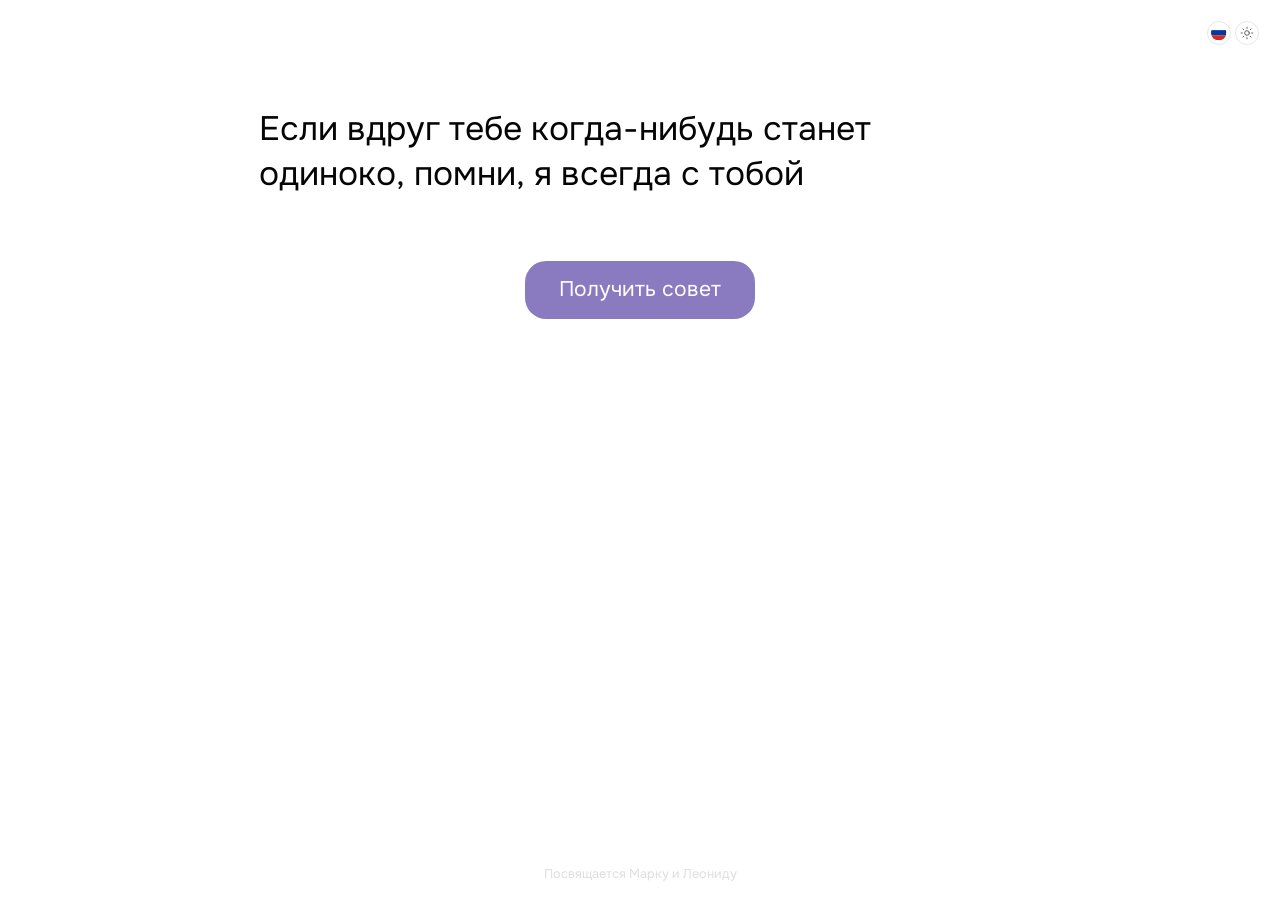
<file: index.html>
<!DOCTYPE html>
<html lang="ru" data-phrases="phrases.md" data-load-error="Не удалось загрузить список фраз" data-greeting="Если вдруг тебе когда-нибудь станет одиноко, помни, я всегда с тобой">
<head>
  <meta charset="utf-8" />
  <title>Случайная фраза</title>
  <meta name="description" content="Случайная фраза на каждое нажатие: нажмите кнопку — и получите одну из сотен фраз." />
  <link rel="canonical" href="https://hirundos-dev.github.io/random-quote/" />
  <link rel="alternate" hreflang="ru" href="https://hirundos-dev.github.io/random-quote/" />
  <link rel="alternate" hreflang="en" href="https://hirundos-dev.github.io/random-quote/en/" />
  <link rel="alternate" hreflang="x-default" href="https://hirundos-dev.github.io/random-quote/" />
  <link rel="icon" href="favicon.svg" type="image/svg+xml" />
  <meta name="viewport" content="width=device-width, initial-scale=1" />
  <!-- Литерал, а не токен: содержимое meta не умеет читать CSS-переменные.
       Дублирует --ids__background; после загрузки script.js перезаписывает
       его вычисленным значением, так что палитра остаётся источником правды. -->
  <meta name="theme-color" content="#ffffff" />
  <script>
    /* Тема применяется в <head>, до первой отрисовки, иначе тёмная страница
       моргает белой. Правило выбора — resolveTheme в script.js, здесь его
       однострочный дубль: записанный выбор побеждает системную настройку. */
    (function () {
      var stored;

      try {
        stored = localStorage.getItem('ids-theme');
      } catch (error) {
        stored = null;
      }

      if (stored !== 'dark' && stored !== 'light') {
        stored = matchMedia('(prefers-color-scheme: dark)').matches ? 'dark' : 'light';
      }

      document.documentElement.classList.toggle('dark', stored === 'dark');
      document
        .querySelector('meta[name="theme-color"]')
        .setAttribute('content', stored === 'dark' ? '#121214' : '#ffffff');
    })();
  </script>
  <meta property="og:type" content="website" />
  <meta property="og:site_name" content="Случайная фраза" />
  <meta property="og:title" content="Случайная фраза" />
  <meta property="og:description" content="Случайная фраза на каждое нажатие: нажмите кнопку — и получите одну из сотен фраз." />
  <meta property="og:url" content="https://hirundos-dev.github.io/random-quote/" />
  <meta property="og:locale" content="ru_RU" />
  <meta name="twitter:card" content="summary" />
  <link rel="stylesheet" href="css/tokens/palette.css" />
  <link rel="stylesheet" href="css/tokens/colors.css" />
  <link rel="stylesheet" href="css/tokens/scales.css" />
  <link rel="stylesheet" href="css/reset.css" />
  <link rel="stylesheet" href="css/settings.css" />
  <link rel="stylesheet" href="css/page-composition/layout.css" />
  <link rel="stylesheet" href="css/serega-gentle.css" />
  <link rel="stylesheet" href="css/serega-emotional.css" />
  <link rel="stylesheet" href="css/project.css" />
</head>
<body class="ids">
  <header class="ids__chrome">
    <nav class="ids__lang" aria-label="Язык">
      <a href="en/" hreflang="en" aria-label="English"><svg viewBox="0 0 24 24" aria-hidden="true"><clipPath id="ru-flag"><circle cx="12" cy="12" r="12"/></clipPath><g clip-path="url(#ru-flag)"><rect width="24" height="24" fill="#fff"/><rect y="8" width="24" height="8" fill="#0039a6"/><rect y="16" width="24" height="8" fill="#d52b1e"/></g></svg></a>
    </nav>
    <button type="button" id="theme-toggle" class="ids__theme-toggle" aria-pressed="false" aria-label="Переключить тему"><svg class="ids__icon-sun" viewBox="0 0 24 24" fill="none" stroke="currentColor" stroke-width="1.6" stroke-linecap="round" stroke-linejoin="round" aria-hidden="true"><circle cx="12" cy="12" r="4"/><path d="M12 2v2"/><path d="M12 20v2"/><path d="m4.93 4.93 1.41 1.41"/><path d="m17.66 17.66 1.41 1.41"/><path d="M2 12h2"/><path d="M20 12h2"/><path d="m6.34 17.66-1.41 1.41"/><path d="m19.07 4.93-1.41 1.41"/></svg><svg class="ids__icon-moon" viewBox="0 0 24 24" fill="none" stroke="currentColor" stroke-width="1.6" stroke-linecap="round" stroke-linejoin="round" aria-hidden="true"><path d="M12 3a6 6 0 0 0 9 9 9 9 0 1 1-9-9Z"/></svg></button>
  </header>
  <main>
    <div class="ids__wrapper">
      <div class="ids__text-width">
        <h1 class="ids__visually-hidden">Случайная фраза</h1>
        <blockquote id="quote"></blockquote>
      </div>
      <button id="show-quote" class="ids__shine">Получить совет</button>
    </div>
  </main>
  <footer class="ids__dedication">Посвящается Марку и Леониду</footer>
  <script type="module" src="script.js"></script>
</body>
</html>
</file>
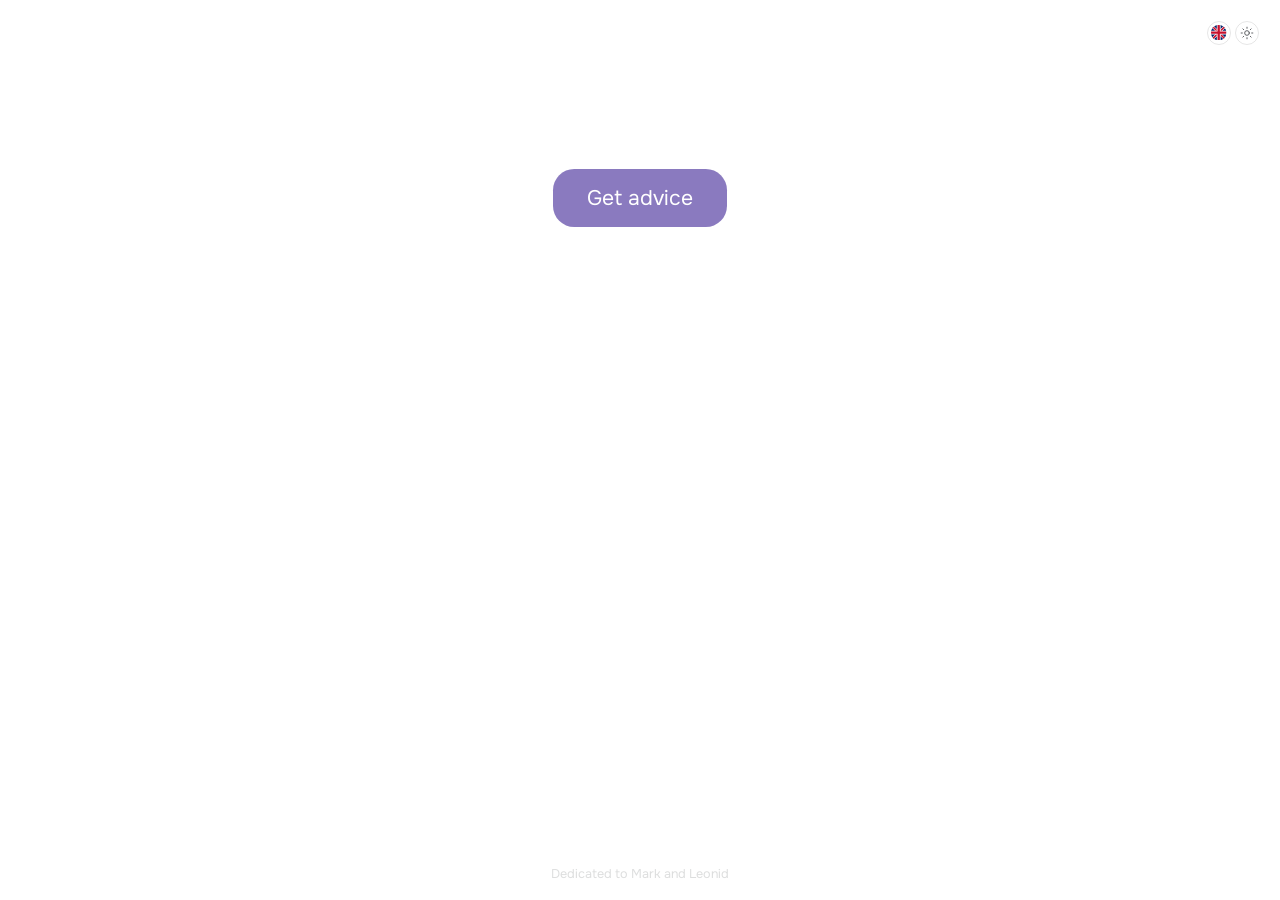
<file: en/index.html>
<!DOCTYPE html>
<html lang="en" data-phrases="../phrases.en.md" data-load-error="Could not load the phrase list" data-greeting="If you ever suddenly feel lonely, remember I'm always with you">
<head>
  <meta charset="utf-8" />
  <title>Random phrase</title>
  <meta name="description" content="A random phrase on every press: hit the button and get one of hundreds of phrases." />
  <link rel="canonical" href="https://hirundos-dev.github.io/random-quote/en/" />
  <link rel="alternate" hreflang="ru" href="https://hirundos-dev.github.io/random-quote/" />
  <link rel="alternate" hreflang="en" href="https://hirundos-dev.github.io/random-quote/en/" />
  <link rel="alternate" hreflang="x-default" href="https://hirundos-dev.github.io/random-quote/" />
  <link rel="icon" href="../favicon.svg" type="image/svg+xml" />
  <meta name="viewport" content="width=device-width, initial-scale=1" />
  <!-- A literal, not a token: a meta cannot read a CSS variable. Duplicates
       --ids__background; script.js overwrites it from the computed value once
       the stylesheets are up, so the palette stays the source of truth. -->
  <meta name="theme-color" content="#ffffff" />
  <script>
    /* The theme is applied here in <head>, before the first paint, or a dark
       page flashes white. The rule is resolveTheme() in script.js; this is its
       one-line duplicate: a stored choice beats the system setting. */
    (function () {
      var stored;

      try {
        stored = localStorage.getItem('ids-theme');
      } catch (error) {
        stored = null;
      }

      if (stored !== 'dark' && stored !== 'light') {
        stored = matchMedia('(prefers-color-scheme: dark)').matches ? 'dark' : 'light';
      }

      document.documentElement.classList.toggle('dark', stored === 'dark');
      document
        .querySelector('meta[name="theme-color"]')
        .setAttribute('content', stored === 'dark' ? '#121214' : '#ffffff');
    })();
  </script>
  <meta property="og:type" content="website" />
  <meta property="og:site_name" content="Random phrase" />
  <meta property="og:title" content="Random phrase" />
  <meta property="og:description" content="A random phrase on every press: hit the button and get one of hundreds of phrases." />
  <meta property="og:url" content="https://hirundos-dev.github.io/random-quote/en/" />
  <meta property="og:locale" content="en_US" />
  <meta name="twitter:card" content="summary" />
  <link rel="stylesheet" href="../css/tokens/palette.css" />
  <link rel="stylesheet" href="../css/tokens/colors.css" />
  <link rel="stylesheet" href="../css/tokens/scales.css" />
  <link rel="stylesheet" href="../css/reset.css" />
  <link rel="stylesheet" href="../css/settings.css" />
  <link rel="stylesheet" href="../css/page-composition/layout.css" />
  <link rel="stylesheet" href="../css/serega-gentle.css" />
  <link rel="stylesheet" href="../css/serega-emotional.css" />
  <link rel="stylesheet" href="../css/project.css" />
</head>
<body class="ids">
  <header class="ids__chrome">
    <nav class="ids__lang" aria-label="Language">
      <a href="../" hreflang="ru" aria-label="Russian"><svg viewBox="0 0 24 24" aria-hidden="true"><clipPath id="uk-flag"><circle cx="12" cy="12" r="12"/></clipPath><g clip-path="url(#uk-flag)"><path d="M0 0v24h24V0z" fill="#012169"/><path d="M0 0l24 24M24 0L0 24" stroke="#fff" stroke-width="4"/><path d="M0 0l24 24M24 0L0 24" stroke="#c8102e" stroke-width="2.4"/><path d="M12 0v24M0 12h24" stroke="#fff" stroke-width="6"/><path d="M12 0v24M0 12h24" stroke="#c8102e" stroke-width="3.6"/></g></svg></a>
    </nav>
    <button type="button" id="theme-toggle" class="ids__theme-toggle" aria-pressed="false" aria-label="Toggle theme"><svg class="ids__icon-sun" viewBox="0 0 24 24" fill="none" stroke="currentColor" stroke-width="1.6" stroke-linecap="round" stroke-linejoin="round" aria-hidden="true"><circle cx="12" cy="12" r="4"/><path d="M12 2v2"/><path d="M12 20v2"/><path d="m4.93 4.93 1.41 1.41"/><path d="m17.66 17.66 1.41 1.41"/><path d="M2 12h2"/><path d="M20 12h2"/><path d="m6.34 17.66-1.41 1.41"/><path d="m19.07 4.93-1.41 1.41"/></svg><svg class="ids__icon-moon" viewBox="0 0 24 24" fill="none" stroke="currentColor" stroke-width="1.6" stroke-linecap="round" stroke-linejoin="round" aria-hidden="true"><path d="M12 3a6 6 0 0 0 9 9 9 9 0 1 1-9-9Z"/></svg></button>
  </header>
  <main>
    <div class="ids__wrapper">
      <div class="ids__text-width">
        <h1 class="ids__visually-hidden">Random phrase</h1>
        <blockquote id="quote"></blockquote>
      </div>
      <button id="show-quote" class="ids__shine">Get advice</button>
    </div>
  </main>
  <footer class="ids__dedication">Dedicated to Mark and Leonid</footer>
  <script type="module" src="../script.js"></script>
</body>
</html>
</file>
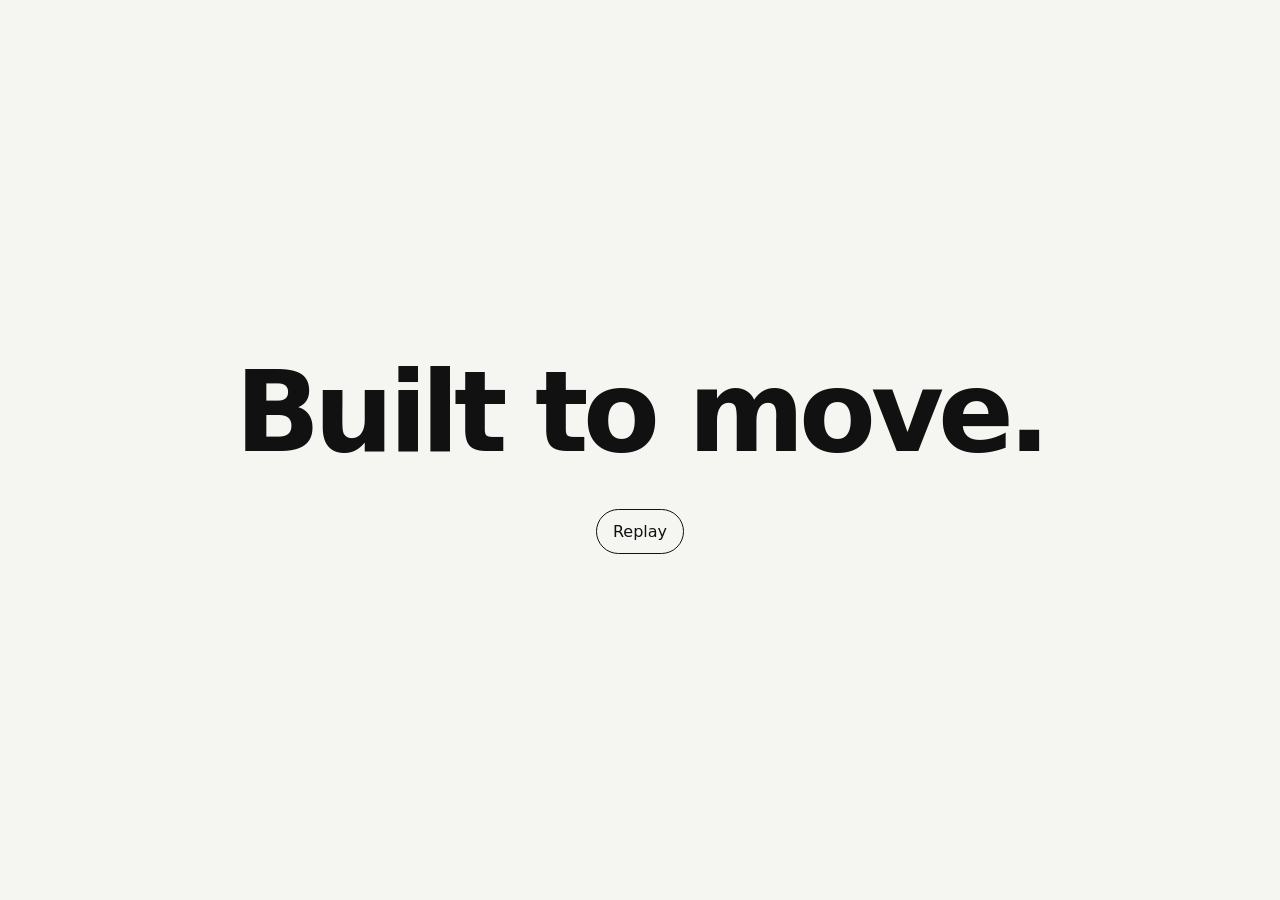
<file: .opencode/skills/serega/serega-emotional/assets/waapi/example.html>
<!doctype html>
<html lang="en">
<head>
    <meta charset="UTF-8">
    <meta name="viewport" content="width=device-width, initial-scale=1">
    <title>Serega Emotional</title>
    <link rel="icon" href="data:,">
    <link rel="stylesheet" href="./serega-emotional.css">
    <style>
        body {
            display: grid;
            min-height: 100vh;
            margin: 0;
            place-items: center;
            color: #111;
            background: #f5f5f2;
            font-family: system-ui, sans-serif;
        }

        main {
            display: grid;
            justify-items: center;
            gap: 2rem;
            text-align: center;
        }

        h1 {
            margin: 0;
            font-size: clamp(3rem, 10vw, 7rem);
            letter-spacing: -0.05em;
        }

        button {
            padding: 0.75rem 1rem;
            border: 1px solid currentColor;
            border-radius: 999px;
            color: inherit;
            background: transparent;
            font: inherit;
            cursor: pointer;
        }
    </style>
</head>
<body>
    <main>
        <h1 id="title">Built to move.</h1>
        <button id="replay" type="button">Replay</button>
    </main>

    <script type="module">
        import { seregaEmotional } from "./serega-emotional.js"

        const animation = seregaEmotional(document.querySelector("#title"))

        document.querySelector("#replay").addEventListener("click", () => {
            animation.play()
        })
    </script>
</body>
</html>
</file>
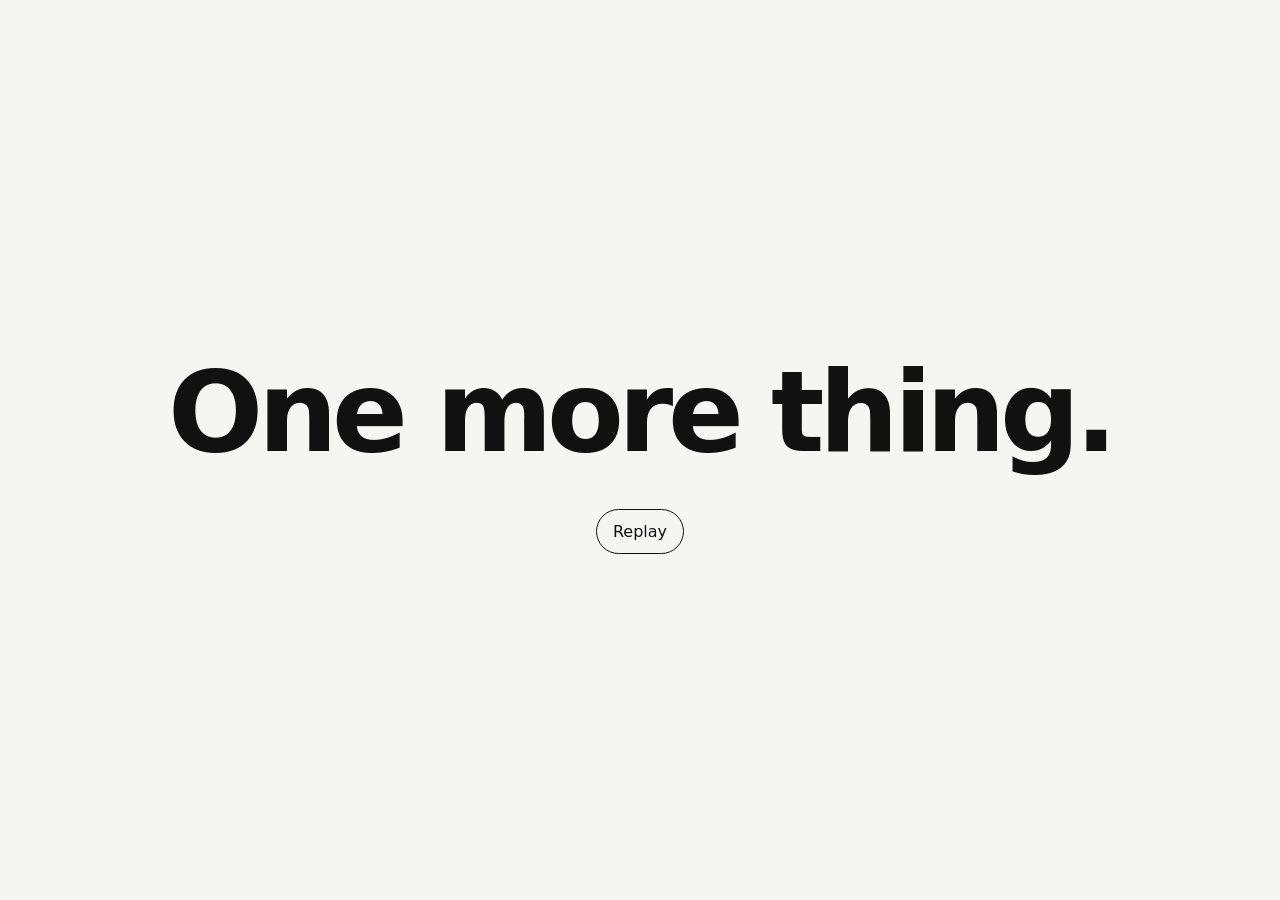
<file: .opencode/skills/serega/serega-gentle/assets/waapi/example.html>
<!doctype html>
<html lang="en">
<head>
    <meta charset="UTF-8">
    <meta name="viewport" content="width=device-width, initial-scale=1">
    <title>Serega Gentle</title>
    <link rel="icon" href="data:,">
    <link rel="stylesheet" href="./serega-gentle.css">
    <style>
        body {
            display: grid;
            min-height: 100vh;
            margin: 0;
            place-items: center;
            color: #111;
            background: #f5f5f2;
            font-family: system-ui, sans-serif;
        }

        main {
            display: grid;
            justify-items: center;
            text-align: center;
        }

        h1 {
            min-width: 12ch;
            margin: 0 0 2rem;
            font-size: clamp(3rem, 10vw, 7rem);
            letter-spacing: -0.05em;
        }

        button {
            padding: 0.75rem 1rem;
            border: 1px solid currentColor;
            border-radius: 999px;
            color: inherit;
            background: transparent;
            font: inherit;
            cursor: pointer;
        }
    </style>
</head>
<body>
    <main>
        <h1 id="title">One more thing.</h1>
        <button id="replay" type="button">Replay</button>
    </main>

    <script type="module">
        import { seregaGentle } from "./serega-gentle.js"

        const animation = seregaGentle(document.querySelector("#title"), {
            phrases: ["One more thing.", "Fast and fluid.", "Sharp by design."],
            initialDelay: 0,
        })

        document.querySelector("#replay").addEventListener("click", () => {
            animation.play()
        })
    </script>
</body>
</html>
</file>
<file: css/tokens/palette.css>
/* Палитра — сырые значения цвета, не зависящие от темы.
   Это источник правды для цвета: семантические токены в colors.css
   ссылаются сюда и нигде не используют rgb()-значения напрямую.

   Отличие от IDS: добавлен фиолетовый акцент проекта. В палитре IDS его
   нет, а подставить red-500 значило бы покрасить кнопку в красный. */

:root {
  --ids__color-white: rgb(255, 255, 255);

  --ids__color-gray-100: rgb(238, 240, 242);
  --ids__color-gray-200: rgb(220, 221, 223);
  --ids__color-gray-400: rgb(153, 156, 160);
  --ids__color-gray-500: rgb(115, 120, 125);
  --ids__color-gray-600: rgb(85, 88, 92);
  --ids__color-gray-700: rgb(55, 58, 62);
  --ids__color-gray-800: rgb(32, 33, 36);
  --ids__color-gray-900: rgb(18, 18, 20);
  --ids__color-gray-950: rgb(5, 5, 5);

  --ids__color-blue-450: rgb(60, 130, 250);
  --ids__color-blue-500: rgb(0, 100, 240);

  --ids__color-green-450: rgb(40, 215, 40);
  --ids__color-green-500: rgb(0, 200, 0);
  --ids__color-green-600: rgb(30, 170, 60);

  --ids__color-red-450: rgb(255, 70, 95);
  --ids__color-red-500: rgb(253, 47, 75);

  --ids__color-yellow-500: rgb(255, 225, 0);

  /* Локальное расширение палитры. Значение прежнего --las__accent-RGB. */
  --ids__color-violet-500: rgb(109, 89, 176);
}
</file>
<file: css/tokens/colors.css>
/* Семантические цвета — каждое значение указывает на палитру.
   Именование функциональное: для чего используется, так и называется.
   Переключение темы происходит здесь, а не в палитре.

   Отличие от IDS: --ids__accent указывает на фиолетовый цвет проекта, а не
   на красный. Тёмная тема пока не используется — блок .dark оставлен, чтобы
   её включение было переключением токенов, а не новой системой. */

:root {
  color-scheme: light;

  --ids__text: var(--ids__color-gray-950);
  --ids__text-caption: var(--ids__color-gray-600);
  --ids__link: var(--ids__color-blue-500);
  --ids__hover: var(--ids__color-green-500);
  --ids__accent: var(--ids__color-violet-500);
  --ids__code: var(--ids__color-gray-500);
  --ids__mark: var(--ids__color-yellow-500);
  --ids__surface: var(--ids__color-gray-100);
  --ids__background: var(--ids__color-white);

  --ids__border: color-mix(in srgb, var(--ids__text) 10%, transparent);

  --ids__error: var(--ids__color-red-500);
  --ids__success: var(--ids__color-green-600);
}

.dark {
  color-scheme: dark;

  --ids__text: var(--ids__color-gray-200);
  --ids__text-caption: var(--ids__color-gray-400);
  --ids__link: var(--ids__color-blue-450);
  --ids__hover: var(--ids__color-green-450);
  --ids__accent: var(--ids__color-violet-500);
  --ids__code: var(--ids__color-gray-400);
  --ids__mark: var(--ids__color-yellow-500);
  --ids__surface: var(--ids__color-gray-800);
  --ids__background: var(--ids__color-gray-900);

  --ids__error: var(--ids__color-red-450);
  --ids__success: var(--ids__color-green-450);
}

body {
  color: var(--ids__text);
  background-color: var(--ids__background);
}
</file>
<file: css/tokens/scales.css>
/* Именованные шкалы размеров.

   Спейсеры и гэпы — в rem: считаются от корневого (флюидного) фонт-сайза
   и не зависят от фонт-сайза окружения.
   Радиусы — в em: скругление масштабируется вместе с текстом компонента. */

:root {
  --ids__spacer-s: calc(var(--ids__density) * 0.7rem);
  --ids__spacer-m: calc(var(--ids__density) * 1.4rem);
  --ids__spacer-l: calc(var(--ids__density) * 2.4rem);
  --ids__spacer-xl: calc(var(--ids__density) * 4rem);

  --ids__gap-s: 0.5rem;
  --ids__gap-m: 1rem;
  --ids__gap-l: 1.5rem;

  --ids__radius-s: 0.2em;
  --ids__radius-m: 0.3em;
  --ids__radius-pill: 9999px;

  /* Радиус сквиркла .ids__rounded. Можно переопределять локально. */
  --ids__radius: 1.5em;

  --ids__border-width-s: 1px;
  --ids__border-width-m: 2px;

  --ids__duration-instant: 0s;
  --ids__duration-fast: 0.1s;
  --ids__duration-base: 0.5s;
  --ids__easing-base: ease;
}
</file>
<file: css/settings.css>
/* Шрифты, плотность и флюидная типографика.

   Шрифт: Onest, живая переменная 100–900, нарезана Google Fonts по
   unicode-range на четыре текстовых подмножества. Русская страница тянет
   только latin + cyrillic (~49 КБ); latin-ext и cyrillic-ext объявлены, но
   не загружаются, пока не встретятся символы из их диапазонов.
   Ось wght настоящая, поэтому font-weight: 450 — это 450, а не синтетика. */

/* latin */
@font-face {
  font-family: "Onest";
  font-style: normal;
  font-weight: 100 900;
  font-display: swap;
  src: url("../fonts/onest-latin.woff2") format("woff2");
  unicode-range: U+0000-00FF, U+0131, U+0152-0153, U+02BB-02BC, U+02C6, U+02DA,
    U+02DC, U+0304, U+0308, U+0329, U+2000-206F, U+20AC, U+2122, U+2191, U+2193,
    U+2212, U+2215, U+FEFF, U+FFFD;
}

/* latin-ext */
@font-face {
  font-family: "Onest";
  font-style: normal;
  font-weight: 100 900;
  font-display: swap;
  src: url("../fonts/onest-latin-ext.woff2") format("woff2");
  unicode-range: U+0100-02BA, U+02BD-02C5, U+02C7-02CC, U+02CE-02D7, U+02DD-02FF,
    U+0304, U+0308, U+0329, U+1D00-1DBF, U+1E00-1E9F, U+1EF2-1EFF, U+2020,
    U+20A0-20AB, U+20AD-20C0, U+2113, U+2C60-2C7F, U+A720-A7FF;
}

/* cyrillic */
@font-face {
  font-family: "Onest";
  font-style: normal;
  font-weight: 100 900;
  font-display: swap;
  src: url("../fonts/onest-cyrillic.woff2") format("woff2");
  unicode-range: U+0301, U+0400-045F, U+0490-0491, U+04B0-04B1, U+2116;
}

/* cyrillic-ext */
@font-face {
  font-family: "Onest";
  font-style: normal;
  font-weight: 100 900;
  font-display: swap;
  src: url("../fonts/onest-cyrillic-ext.woff2") format("woff2");
  unicode-range: U+0460-052F, U+1C80-1C8A, U+20B4, U+2DE0-2DFF, U+A640-A69F,
    U+FE2E-FE2F;
}

body {
  font-family: "Onest";
  -webkit-font-smoothing: antialiased;
  font-weight: 400;
}

/* Density */

:root {
  --ids__density: 1.3;
}

body {
  font-size: 1em;
  line-height: var(--ids__density);
}

html {
  /* Font-size calculation using variables */

  /* Две линейные шкалы сходятся на --mobile-desktop-breakpoint: мобильная
     отдаёт там свой максимум, десктопная начинается с него же. Эти два числа
     обязаны совпадать, иначе на 768px кегль прыгает (было 32px → 11.5px);
     равенство стережёт tests/typography.test.js. */
  --mobile-font-size-min: 14;
  --mobile-font-size-max: 18;

  --desktop-font-size-min: 18;
  --desktop-font-size-max: 22.5;

  --mobile-viewport-min: 320;
  --mobile-desktop-breakpoint: 768;
  --desktop-viewport-max: 1500;

  font-size: calc(var(--mobile-font-size-min) * 1px);

  @media screen and (min-width: 320px) {
    font-size: calc(
      var(--mobile-font-size-min) * 1px +
        (var(--mobile-font-size-max) - var(--mobile-font-size-min)) *
          (
            (100vw - var(--mobile-viewport-min) * 1px) /
            (var(--mobile-desktop-breakpoint) - var(--mobile-viewport-min))
          )
    );
  }

  @media screen and (min-width: 768px) {
    font-size: calc(
      var(--desktop-font-size-min) * 1px +
        (var(--desktop-font-size-max) - var(--desktop-font-size-min)) *
          (
            (100vw - var(--mobile-desktop-breakpoint) * 1px) /
            (var(--desktop-viewport-max) - var(--mobile-desktop-breakpoint))
          )
    );
  }

  @media screen and (min-width: 1500px) {
    font-size: calc(var(--desktop-font-size-max) * 1px);
  }
}

/* Smooth scroll for anchored links */

@media (prefers-reduced-motion: no-preference) {
  html {
    scroll-behavior: smooth;
  }
}
</file>
<file: css/page-composition/layout.css>
/* Раскладка страницы. Слой композиции: раскладывает содержимое, не красит.

   Отличия от IDS, все авторские:
   1. .ids__wrapper — колонка по центру с зазором 2em вместо блочной раскладки.
      Так цитата и кнопка выравниваются по центру друг над другом.
   2. Мобильный отступ 16px, а не calc(var(--ids__density) * 0.6rem)
      (= 12.48px при плотности 1.3). */

.ids__space {
  height: var(--ids__spacer-s);

  &.S {
    height: var(--ids__spacer-s);
  }
  &.M {
    height: var(--ids__spacer-m);
  }
  &.L {
    height: var(--ids__spacer-l);
  }
  &.XL {
    height: var(--ids__spacer-xl);
  }
}

.ids__wrapper {
  position: relative;
  width: 70%;
  margin: 0 auto;
  display: flex;
  flex-direction: column;
  align-items: center;
  gap: 3em;

  @media (width < 768px) {
    width: 100%;
    padding: 0 16px;
  }

  &.L {
    width: 85%;

    @media (width < 768px) {
      width: 100%;
      padding: 0 16px;
    }
  }
  &.XL {
    width: 100%;
    padding: 0 calc(var(--ids__density) * 0.75rem);

    @media (width < 768px) {
      padding: 0 16px;
    }
  }
  &.XXL {
    width: 100%;

    @media (width < 768px) {
      padding: 0;
    }
  }

  & .ids__text-width {
    width: 85%;

    @media (width < 768px) {
      width: 100%;
    }
  }
}

.ids__sequence {
  display: flex;
  flex-wrap: wrap;
  margin-bottom: calc(var(--ids__density) * 0.4rem);
  --gap: 0rem;
  gap: var(--gap);

  &.gap-L {
    --gap: var(--ids__gap-l);
    margin-bottom: calc(var(--gap) * 1.5);
  }

  &.gap-M {
    --gap: var(--ids__gap-m);
    margin-bottom: calc(var(--gap) * 1.5);
  }

  &.gap-S {
    --gap: var(--ids__gap-s);
    margin-bottom: calc(var(--gap) * 1.5);
  }

  .ids__sequence-item {
    --columns: 4;
    width: calc((100% - var(--gap) * (var(--columns) - 1)) / var(--columns));

    @media (width < 768px) {
      --columns: 2;
    }
  }

  &.XL {
    .ids__sequence-item {
      --columns: 2;

      @media (width < 768px) {
        --columns: 1;
      }
    }
  }

  &.L {
    .ids__sequence-item {
      --columns: 3;

      @media (width < 768px) {
        --columns: 2;
      }
    }
  }

  &.S {
    .ids__sequence-item {
      --columns: 6;

      @media (width < 768px) {
        --columns: 3;
      }
    }
  }
}

.ids__rounded {
  border-radius: var(--ids__radius);
  corner-shape: squircle;
  overflow: hidden;
}

@supports not (corner-shape: squircle) {
  .ids__rounded {
    border-radius: 0;
    border-radius: initial;
    mask:
      url('data:image/svg+xml;utf8,<svg xmlns="http://www.w3.org/2000/svg" width="100" height="100"><path d="m0,1 c0,-1 0,-1 1,-1 l99,0 l0,100 l-100,0 Z"/></svg>') top left / calc(var(--ids__radius) * 100) no-repeat intersect,
      url('data:image/svg+xml;utf8,<svg xmlns="http://www.w3.org/2000/svg" width="100" height="100"><path d="m0,0 l99,0 c1,0 1,0 1,1 l0,99 l-100,0 l0,-100 Z"/></svg>') top right / calc(var(--ids__radius) * 100) no-repeat intersect,
      url('data:image/svg+xml;utf8,<svg xmlns="http://www.w3.org/2000/svg" width="100" height="100"><path d="m0,0 l100,0 l0,99 c0,1 -0,1 -1,1 l-99,0 Z"/></svg>') bottom right / calc(var(--ids__radius) * 100) no-repeat intersect,
      url('data:image/svg+xml;utf8,<svg xmlns="http://www.w3.org/2000/svg" width="100" height="100"><path d="m0,0 l100,0 l0,100 l-99,0 c-1,0 -1,-0 -1,-1 Z"/></svg>') bottom left / calc(var(--ids__radius) * 100) no-repeat intersect
    ;
  }
}

header,
footer {
  padding: calc(var(--ids__density) * 1rem);
}
</file>
<file: css/serega-gentle.css>
.serega-gentle {
    display: inline-block;
    perspective: 900px;
    transform-style: preserve-3d;
}

.serega-gentle__word {
    display: inline-block;
    white-space: nowrap;
}

.serega-gentle__unit {
    display: inline-block;
    backface-visibility: hidden;
    transform-origin: 50% 55%;
    white-space: pre;
    will-change: opacity, transform;
}

@media (prefers-reduced-motion: reduce) {
    .serega-gentle__unit {
        will-change: auto;
    }
}
</file>
<file: css/serega-emotional.css>
.serega-emotional {
    display: inline-block;
}

.serega-emotional__word {
    display: inline-block;
    white-space: nowrap;
}

.serega-emotional__unit {
    display: inline-block;
    transform-origin: 50% 55%;
    white-space: pre;
    will-change: opacity, filter, transform;
}

@media (prefers-reduced-motion: reduce) {
    .serega-emotional__unit {
        will-change: auto;
    }
}
</file>
<file: css/project.css>
/* Проектный слой. Всё, что принадлежит этому сайту, а не IDS:
   типографика цитаты, кнопка, блик, отступы.

   Раньше это был css/las.css. Переезд сюда — часть возврата форка к
   структуре IDS; сами значения не менялись, кроме перехода с
   rgba(var(--las__*-RGB), a) на color-mix поверх семантических токенов. */

.ids main {
  /* Отступ для контента над фиксированным footer */
  padding-bottom: 8rem;
  padding-top: 5em;
}

/* Типографика цитаты. Селектор по blockquote, а не по тегу в разметке: сброс
   не трогает поля blockquote, а браузер даёт ему margin 1em 40px, что ломает
   и центровку, и зазор 3em в .ids__wrapper. Обнуляем здесь. */

.ids blockquote {
  margin: 0;
  font-size: 1.6em;
  font-weight: 400;
  line-height: 1.35;
}

/* Заголовок страницы есть только для структуры и поиска: случайная цитата
   появляется по нажатию, стартовая фраза приветствия приходит из JS — в
   разметке живой цитаты нет, поэтому h1 визуально скрыт.
   clip-path вместо устаревшего clip: rect(). */

.ids__visually-hidden {
  position: absolute;
  width: 1px;
  height: 1px;
  margin: -1px;
  padding: 0;
  border: 0;
  overflow: hidden;
  clip-path: inset(50%);
  white-space: nowrap;
}

/* Кнопка «Получить совет». Селектор — по id, а не по элементу: на странице
   появился второй button, и голый `button` отдавал бы ему заливку главной
   кнопки. Одно правило вместо того, чтобы отменять семь свойств у второго. */

#show-quote {
  padding: 0.8em 1.6em;
  font-size: 1em;
  font-weight: 400;
  cursor: pointer;
  border-radius: 1em;
  border: none;
  background-color: color-mix(in srgb, var(--ids__accent) 80%, transparent);
  color: var(--ids__color-white);
  transition: transform 0.2s ease-in-out;
  position: relative;
  z-index: 1;
}

#show-quote:hover {
  background-color: var(--ids__accent);
  transform: scale(1.05);
}

#show-quote:active {
  transform: scale(1); /* Увеличение при клике */
}

/* Служебный хром в углу. Зафиксирован, поэтому композиция цитаты и отступы
   main не меняются: элемент вынут из потока чтения. Внутри — два кружка,
   язык и тема, оба мелкие, чтобы не спорить с главной кнопкой. */

.ids__chrome {
  position: fixed;
  top: calc(var(--ids__density) * 0.75rem);
  right: calc(var(--ids__density) * 0.75rem);
  z-index: 10;
  display: flex;
  align-items: center;
  gap: 0.2em;

  /* Отступ IDS для header/footer здесь лишний: позиционирование считает
     внешний край, а не содержимое. */
  padding: 0;
}

/* Переключатели языка и темы — два кружка 24×24 в одном стиле. Язык: локаль
   живёт в пути, поэтому переключение — обычная ссылка и работает без
   JavaScript; кружок показывает флаг текущей локали и ведёт на другую.
   Тема: одна кнопка, aria-pressed несёт состояние, а иконку показывает CSS
   по html.dark — класс инлайн-скрипт ставит до первой отрисовки, поэтому
   иконка верна с первого кадра, ещё до script.js.

   Размер фиксирован в px, а не в rem: корневой кегль флюидный (14→22.5px),
   и 1.5rem раздуло бы кружок на десктопе. 24px — просьба автора, размер
   иконок под него подобран (14px в теме). */

.ids__lang > a,
.ids__theme-toggle {
  display: flex;
  align-items: center;
  justify-content: center;
  width: 24px;
  height: 24px;
  padding: 0;
  border: var(--ids__border-width-s) solid var(--ids__border);
  border-radius: 50%;
  color: var(--ids__text-caption);
  background-color: transparent;
  text-decoration: none;
  cursor: pointer;
  transition:
    color var(--ids__duration-fast) var(--ids__easing-base),
    background-color var(--ids__duration-fast) var(--ids__easing-base);
}

.ids__lang > a:hover,
.ids__theme-toggle:hover {
  color: var(--ids__text);
  background-color: color-mix(in srgb, var(--ids__text) 8%, transparent);
}

/* Кнопка темы — настоящий button: убираем браузерные заливку и шрифт, чтобы
   она читалась как кружок. Фокус оставляем браузеру. */

.ids__theme-toggle {
  font: inherit;
}

.ids__theme-toggle svg {
  width: 14px;
  height: 14px;
}

/* Флаг чуть меньше кружка — вокруг остаётся кольцо рамки и фона; сам рисунок
   уже круглый (clipPath внутри svg), поэтому svg спокойно ужимается. */

.ids__lang > a svg {
  display: block;
  width: 70%;
  height: 70%;
}

/* Иконка текущей темы: солнце на светлой, луна на тёмной. Обе в разметке,
   видна одна — по html.dark, который инлайн-скрипт ставит до отрисовки. */

.ids__icon-moon {
  display: none;
}

html.dark .ids__icon-sun {
  display: none;
}

html.dark .ids__icon-moon {
  display: block;
}

/* Подпись внизу. Фиксированный низ по центру — зеркало хрома сверху; отступ
   8rem у main уже выдерживает её без наложения на контент. Только текст,
   поэтому pointer-events: none: подпись не перехватывает клики. Намеренно
   самая бледная точка страницы: 0.6em и приглушённый caption-цвет. */

.ids__dedication {
  position: fixed;
  inset-inline: 0;
  bottom: 0;
  z-index: 5;
  padding: 0 0 calc(var(--ids__density) * 0.6rem);
  font-size: 0.6em;
  line-height: 1.4;
  color: color-mix(in srgb, var(--ids__text-caption) 20%, transparent);
  text-align: center;
  pointer-events: none;
}

/* Блик. Перезапускается при каждом клике, потому что script.js снимает и
   возвращает класс — на этом и держится повтор после показа фразы. */

.ids__shine {
  position: relative;
  overflow: hidden;

  &::before {
    content: "";
    position: absolute;
    top: 0;
    left: 0;
    height: 100%;
    width: 60%;
    background: linear-gradient(
      105deg,
      transparent 0%,
      color-mix(in srgb, var(--ids__color-white) 45%, transparent) 35%,
      color-mix(in srgb, var(--ids__color-white) 45%, transparent) 65%,
      transparent 100%
    );
    transform: translateX(-150%);
    animation: ids-shine 13.2s cubic-bezier(0.25, 0.46, 0.45, 0.94) infinite;
    pointer-events: none;
  }
}

@keyframes ids-shine {
  0% {
    transform: translateX(-150%);
  }

  90.9% {
    transform: translateX(-150%);
  }

  100% {
    transform: translateX(300%);
  }
}

@media (prefers-reduced-motion: reduce) {
  .ids__shine::before {
    animation: none;
    display: none;
  }
}

/* Вендорённый serega-gentle.css вешает will-change на каждый глиф, а на
   длинной фразе глифов около 500 — это сотни слоёв композитора. Селектор
   на уровень выше, чтобы перебить вендорённый независимо от порядка
   загрузки стилей. Файл правится через override, сам не трогается. */

.ids .serega-gentle__unit {
  will-change: auto;
}
</file>
<file: .opencode/skills/serega/serega-emotional/assets/waapi/serega-emotional.css>
.serega-emotional {
    display: inline-block;
}

.serega-emotional__word {
    display: inline-block;
    white-space: nowrap;
}

.serega-emotional__unit {
    display: inline-block;
    transform-origin: 50% 55%;
    white-space: pre;
    will-change: opacity, filter, transform;
}

@media (prefers-reduced-motion: reduce) {
    .serega-emotional__unit {
        will-change: auto;
    }
}
</file>
<file: .opencode/skills/serega/serega-gentle/assets/waapi/serega-gentle.css>
.serega-gentle {
    display: inline-block;
    perspective: 900px;
    transform-style: preserve-3d;
}

.serega-gentle__word {
    display: inline-block;
    white-space: nowrap;
}

.serega-gentle__unit {
    display: inline-block;
    backface-visibility: hidden;
    transform-origin: 50% 55%;
    white-space: pre;
    will-change: opacity, transform;
}

@media (prefers-reduced-motion: reduce) {
    .serega-gentle__unit {
        will-change: auto;
    }
}
</file>
